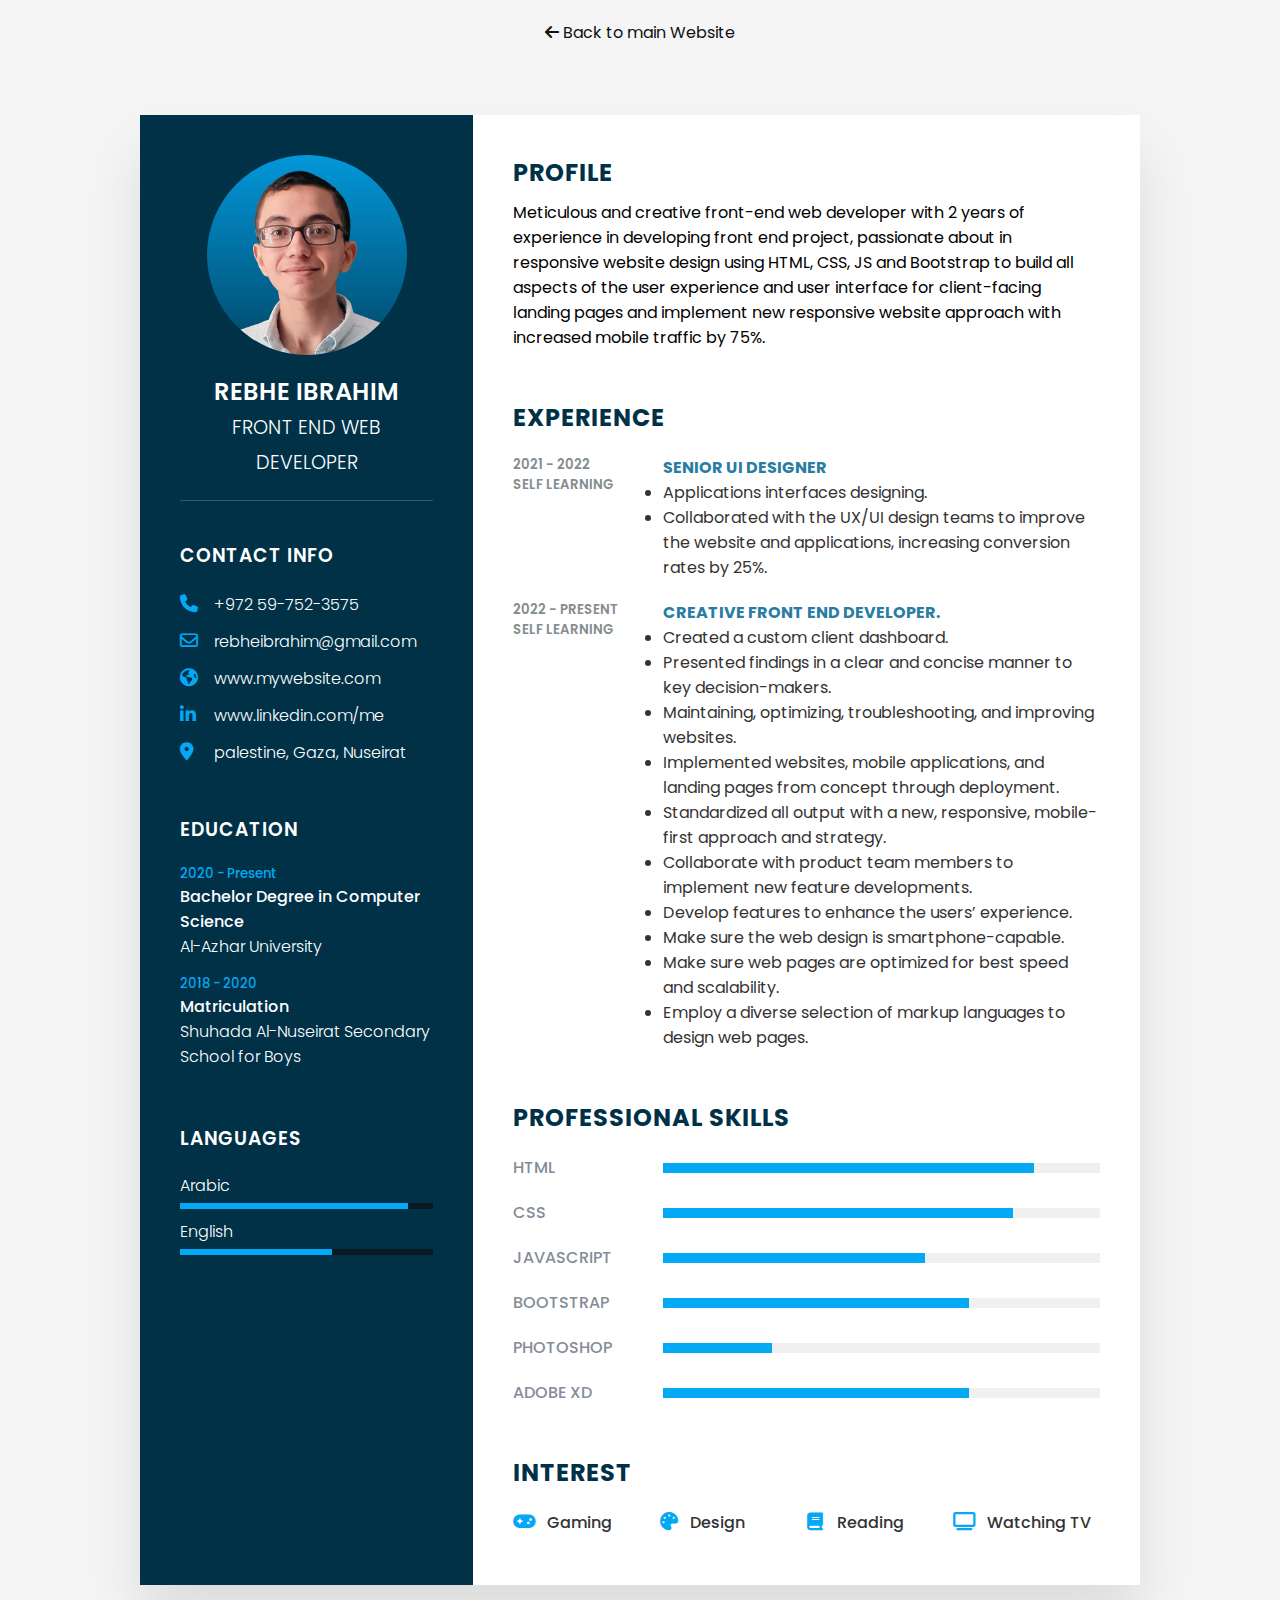
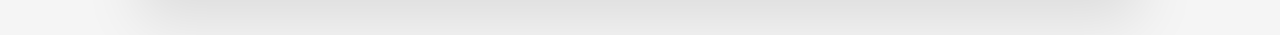
<file: cv/index.html>
<!DOCTYPE html>
<html lang="en">
  <head>
    <meta charset="UTF-8" />
    <meta http-equiv="X-UA-Compatible" content="IE=edge" />
    <meta name="viewport" content="width=device-width, initial-scale=1.0" />
    <title>My CV</title>
    <link rel="stylesheet" href="css/all.min.css" />
    <link rel="stylesheet" href="css/style.css" />
  </head>
  <body>
    <a href="../index.html" class="mainWebsite">
      <i class="fa-solid fa-arrow-left"></i> Back to main Website
    </a>
    <div class="container">
      <div class="left_side">
        <div class="profileText">
          <div class="imgBx">
            <img src="imgs/img.png" />
          </div>
          <h2>Rebhe Ibrahim<br /><span>Front End Web Developer</span></h2>
        </div>
        <div class="contactInfo">
          <h3 class="title">Contact Info</h3>
          <ul>
            <!-- <li>
              <span class="icon"><i class="fa-solid fa-phone"></i></span>
              <span class="text">+972 59-752-3575</span>
            </li> -->
            <li>
              <span class="icon"><i class="fa-solid fa-phone"></i></span>
              <span class="text"
                ><a href="tel:rebheibrahim@gmail.com">+972 59-752-3575</a></span
              >
            </li>
            <!-- <li>
              <span class="icon"><i class="fa-regular fa-envelope"></i></span>
              <span class="text">rebheibrahim@gmail.com</span>
            </li> -->
            <li>
              <span class="icon"><i class="fa-regular fa-envelope"></i></span>
              <span class="text"
                ><a href="mailto:rebheibrahim@gmail.com"
                  >rebheibrahim@gmail.com</a
                ></span
              >
            </li>
            <li>
              <span class="icon">
                <i class="fa-solid fa-earth-americas"></i>
              </span>
              <span class="text">
                <a target="_blank" href="https://github.com/rebhi-2002/"
                  >www.mywebsite.com</a
                >
              </span>
            </li>
            <!-- <li>
              <span class="icon"><i class="fa-brands fa-linkedin-in"></i></span>
              <span class="text">www.linkedin.com/me</span>
            </li> -->
            <li>
              <span class="icon"><i class="fa-brands fa-linkedin-in"></i></span>
              <span class="text">
                <a
                  target="_blank"
                  href="https://ps.linkedin.com/in/rebhe-ibrahim-451504244?trk=profile-badge"
                >
                  www.linkedin.com/me
                </a>
              </span>
            </li>
            <li>
              <span class="icon"><i class="fa-solid fa-location-dot"></i></span>
              <span class="text">palestine, Gaza, Nuseirat</span>
            </li>
          </ul>
        </div>
        <div class="contactInfo education">
          <h3 class="title">Education</h3>
          <ul>
            <li>
              <h5>2020 - Present</h5>
              <h4>Bachelor Degree in Computer Science</h4>
              <h4>Al-Azhar University</h4>
            </li>
            <li>
              <h5>2018 - 2020</h5>
              <h4>Matriculation</h4>
              <h4>Shuhada Al-Nuseirat Secondary School for Boys</h4>
            </li>
          </ul>
        </div>
        <div class="contactInfo language">
          <h3 class="title">Languages</h3>
          <ul>
            <li>
              <span class="text">Arabic</span>
              <span class="percent">
                <div style="width: 90%"></div>
              </span>
            </li>
            <li>
              <span class="text">English</span>
              <span class="percent">
                <div style="width: 60%"></div>
              </span>
            </li>
          </ul>
        </div>
      </div>
      <div class="right_side">
        <div class="about">
          <h2 class="title2">Profile</h2>
          <p>
            Meticulous and creative front-end web developer with 2 years of
            experience in developing front end project, passionate about in
            responsive website design using HTML, CSS, JS and Bootstrap to build
            all aspects of the user experience and user interface for
            client-facing landing pages and implement new responsive website
            approach with increased mobile traffic by 75%.
            <br />
          </p>
        </div>
        <div class="about">
          <h2 class="title2">Experience</h2>
          <div class="box">
            <div class="year_company">
              <h5>2021 - 2022</h5>
              <!-- <h5>Company Name</h5> -->
              <h5>Self Learning</h5>
            </div>
            <div class="text">
              <h4>Senior UI Designer</h4>
              <ul>
                <li>Applications interfaces designing.</li>
                <li>
                  Collaborated with the UX/UI design teams to improve the
                  website and applications, increasing conversion rates by 25%.
                </li>
              </ul>
            </div>
          </div>
          <div class="box">
            <div class="year_company">
              <h5>2022 - Present</h5>
              <!-- <h5>Company Name</h5> -->
              <h5>Self Learning</h5>
            </div>
            <div class="text">
              <h4>Creative Front End Developer.</h4>
              <ul>
                <li>Created a custom client dashboard.</li>
                <li>
                  Presented findings in a clear and concise manner to key
                  decision-makers.
                </li>
                <li>
                  Maintaining, optimizing, troubleshooting, and improving
                  websites.
                </li>
                <li>
                  Implemented websites, mobile applications, and landing pages
                  from concept through deployment.
                </li>
                <li>
                  Standardized all output with a new, responsive, mobile-first
                  approach and strategy.
                </li>
                <li>
                  Collaborate with product team members to implement new feature
                  developments.
                </li>
                <li>Develop features to enhance the users’ experience.</li>
                <li>Make sure the web design is smartphone-capable.</li>
                <li>
                  Make sure web pages are optimized for best speed and
                  scalability.
                </li>
                <li>
                  Employ a diverse selection of markup languages to design web
                  pages.
                </li>
              </ul>
            </div>
          </div>
        </div>
        <div class="about skills">
          <h2 class="title2">Professional Skills</h2>
          <div class="box">
            <h4>Html</h4>
            <div class="percent">
              <div style="width: 85%"></div>
            </div>
          </div>
          <div class="box">
            <h4>CSS</h4>
            <div class="percent">
              <div style="width: 80%"></div>
            </div>
          </div>
          <div class="box">
            <h4>Javascript</h4>
            <div class="percent">
              <div style="width: 60%"></div>
            </div>
          </div>
          <div class="box">
            <h4>Bootstrap</h4>
            <div class="percent">
              <div style="width: 70%"></div>
            </div>
          </div>
          <div class="box">
            <h4>Photoshop</h4>
            <div class="percent">
              <div style="width: 25%"></div>
            </div>
          </div>
          <div class="box">
            <h4>Adobe XD</h4>
            <div class="percent">
              <div style="width: 70%"></div>
            </div>
          </div>
        </div>
        <div class="about interest">
          <h2 class="title2">Interest</h2>
          <ul>
            <li><i class="fa-solid fa-gamepad"></i> Gaming</li>
            <li><i class="fa-solid fa-palette"></i>Design</li>
            <li><i class="fa-solid fa-book"></i>Reading</li>
            <li><i class="fa-solid fa-tv"></i> Watching TV</li>
          </ul>
        </div>
      </div>
    </div>
  </body>
</html>
</file>
<file: cv/css/style.css>
@import url("https://fonts.googleapis.com/css2?family=Poppins:wght@200;300;400;500;600;700;800;900&display=swap");
* {
  margin: 0;
  padding: 0;
  box-sizing: border-box;
  font-family: "Poppins", sans-serif;
}
body {
  background: #f5f5f5;
  /* background: lightblue; */
  display: flex;
  justify-content: center;
  align-items: center;
  flex-direction: column;
  min-height: 100vh;
}
.mainWebsite {
  margin: 20px 0;
  color: #111;
  text-decoration: none;
}
.back {
  margin: 40px 0 0;
  color: #333;
  text-decoration: none;
}
.container {
  position: relative;
  width: 100%;
  max-width: 1000px;
  min-height: 1000px;
  background: #fff;
  margin: 50px;
  display: grid;
  grid-template-columns: 1fr 2fr;
  box-shadow: 0 35px 55px rgba(0, 0, 0, 0.1);
}
.container .left_side {
  position: relative;
  background: #003147;
  padding: 40px;
}
.profileText {
  position: relative;
  display: flex;
  flex-direction: column;
  align-items: center;
  padding-bottom: 20px;
  border-bottom: 1px solid rgba(255, 255, 255, 0.2);
}
.profileText .imgBx {
  position: relative;
  width: 200px;
  height: 200px;
  border-radius: 50%;
  overflow: hidden;
}
.profileText .imgBx img {
  position: absolute;
  top: 5px;
  left: 10px;
  width: 100%;
  height: 100%;
  object-fit: cover;
  transform: scale(1.5);
  background: linear-gradient(#03a9f3, #003147);
}
.profileText h2 {
  color: #fff;
  font-size: 1.5em;
  margin-top: 20px;
  text-transform: uppercase;
  text-align: center;
  font-weight: 600;
  line-height: 1.4em;
}
.profileText h2 span {
  font-size: 0.8em;
  font-weight: 300;
}
.contactInfo {
  padding-top: 40px;
}
.title {
  color: #fff;
  text-transform: uppercase;
  font-weight: 600;
  letter-spacing: 1px;
  margin-bottom: 20px;
}
.contactInfo ul {
  position: relative;
}
.contactInfo ul li {
  position: relative;
  list-style: none;
  margin: 10px 0;
  cursor: pointer;
}
.contactInfo ul li .icon {
  display: inline-block;
  width: 30px;
  font-size: 18px;
  color: #03a9f4;
}
.contactInfo ul li span a,
.contactInfo ul li span {
  color: #fff;
  font-weight: 300;
}
.contactInfo ul li span a {
  text-decoration: none;
}
.contactInfo.education li {
  margin-bottom: 15px;
}
.contactInfo.education h5 {
  color: #03a9f4;
  font-weight: 500;
}
.contactInfo.education h4:nth-child(2) {
  color: #fff;
  font-weight: 500;
}
.contactInfo.education h4 {
  color: #fff;
  font-weight: 300;
}
.contactInfo.language .percent {
  position: relative;
  width: 100%;
  height: 6px;
  background: #081921;
  display: block;
  margin-top: 5px;
}
.contactInfo.language .percent div {
  position: absolute;
  top: 0;
  left: 0;
  height: 100%;
  background: #03a9f4;
}
.container .right_side {
  position: relative;
  background: #fff;
  padding: 40px;
}
.about {
  margin-bottom: 50px;
}
.about:last-child {
  margin-bottom: 0;
}
.title2 {
  color: #003147;
  text-transform: uppercase;
  letter-spacing: 1px;
  margin-bottom: 10px;
}
/* p { color: #333; } */
.about .box {
  display: flex;
  flex-direction: row;
  margin: 20px 0;
}
.about .box .year_company {
  min-width: 150px;
}
.about .box .year_company h5 {
  text-transform: uppercase;
  color: #848c90;
  font-weight: 600;
}
.about .box .text h4 {
  text-transform: uppercase;
  color: #2a7da2;
  font-size: 16px;
}
.about .box .text ul li {
  color: #333;
  /* list-style: none; */
}
/* .about .box .text ul li::before {
  font-family: "FontAwesome";
  content: "\f00c";
  color: #03a9f4;
  position: absolute;
  transform: translateX(-130%);
} */
.skills .box {
  position: relative;
  width: 100%;
  display: grid;
  grid-template-columns: 150px 1fr;
  /* 150px => [ .about .box .year_company { min-width: 150px; } ] */
  justify-content: center;
  align-items: center;
}
.skills .box h4 {
  text-transform: uppercase;
  color: #848c99;
  font-weight: 500;
}
.skills .box .percent {
  position: relative;
  width: 100%;
  height: 10px;
  background: #f0f0f0;
}
.skills .box .percent div {
  position: absolute;
  top: 0;
  left: 0;
  height: 100%;
  background: #03a9f4;
}
.interest {
  margin-top: 20px;
}
.interest ul {
  display: grid;
  grid-template-columns: repeat(4, 1fr);
}
.interest ul li {
  list-style: none;
  color: #333;
  font-weight: 500;
  margin: 10px 0;
}
.interest ul li .fa-solid {
  color: #03a9f4;
  font-size: 18px;
  width: 20px;
  /* margin-right: 5px; */
  margin-right: 10px;
}

@media (max-width: 1000px) {
  .container {
    margin: 10px;
    grid-template-columns: repeat(1, 1fr);
  }
  .interest ul {
    grid-template-columns: repeat(2, 1fr);
  }
}

@media (max-width: 600px) {
  .about .box {
    flex-direction: column;
  }
  .about .box .year_company {
    margin-bottom: 5px;
  }
  .interest ul {
    grid-template-columns: repeat(1, 1fr);
  }
  .skills .box {
    grid-template-columns: repeat(1, 1fr);
  }
}
</file>
